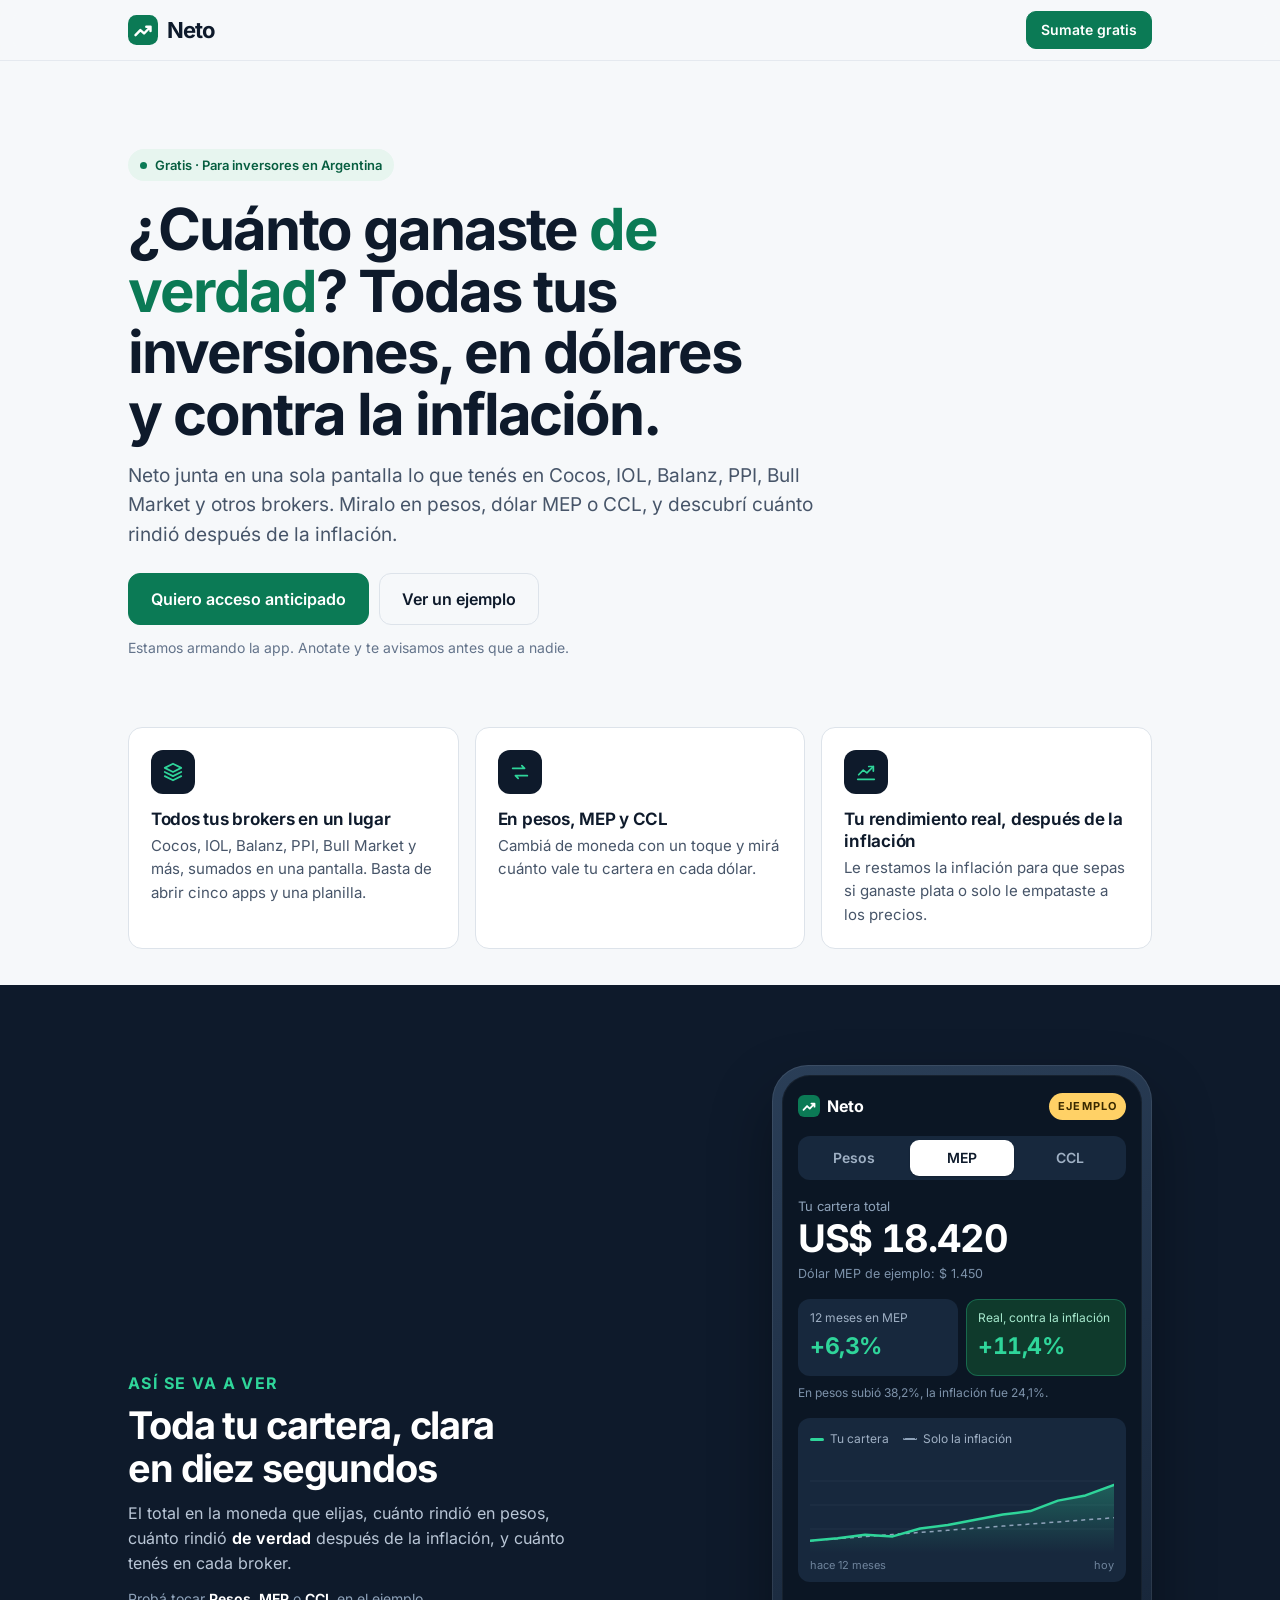
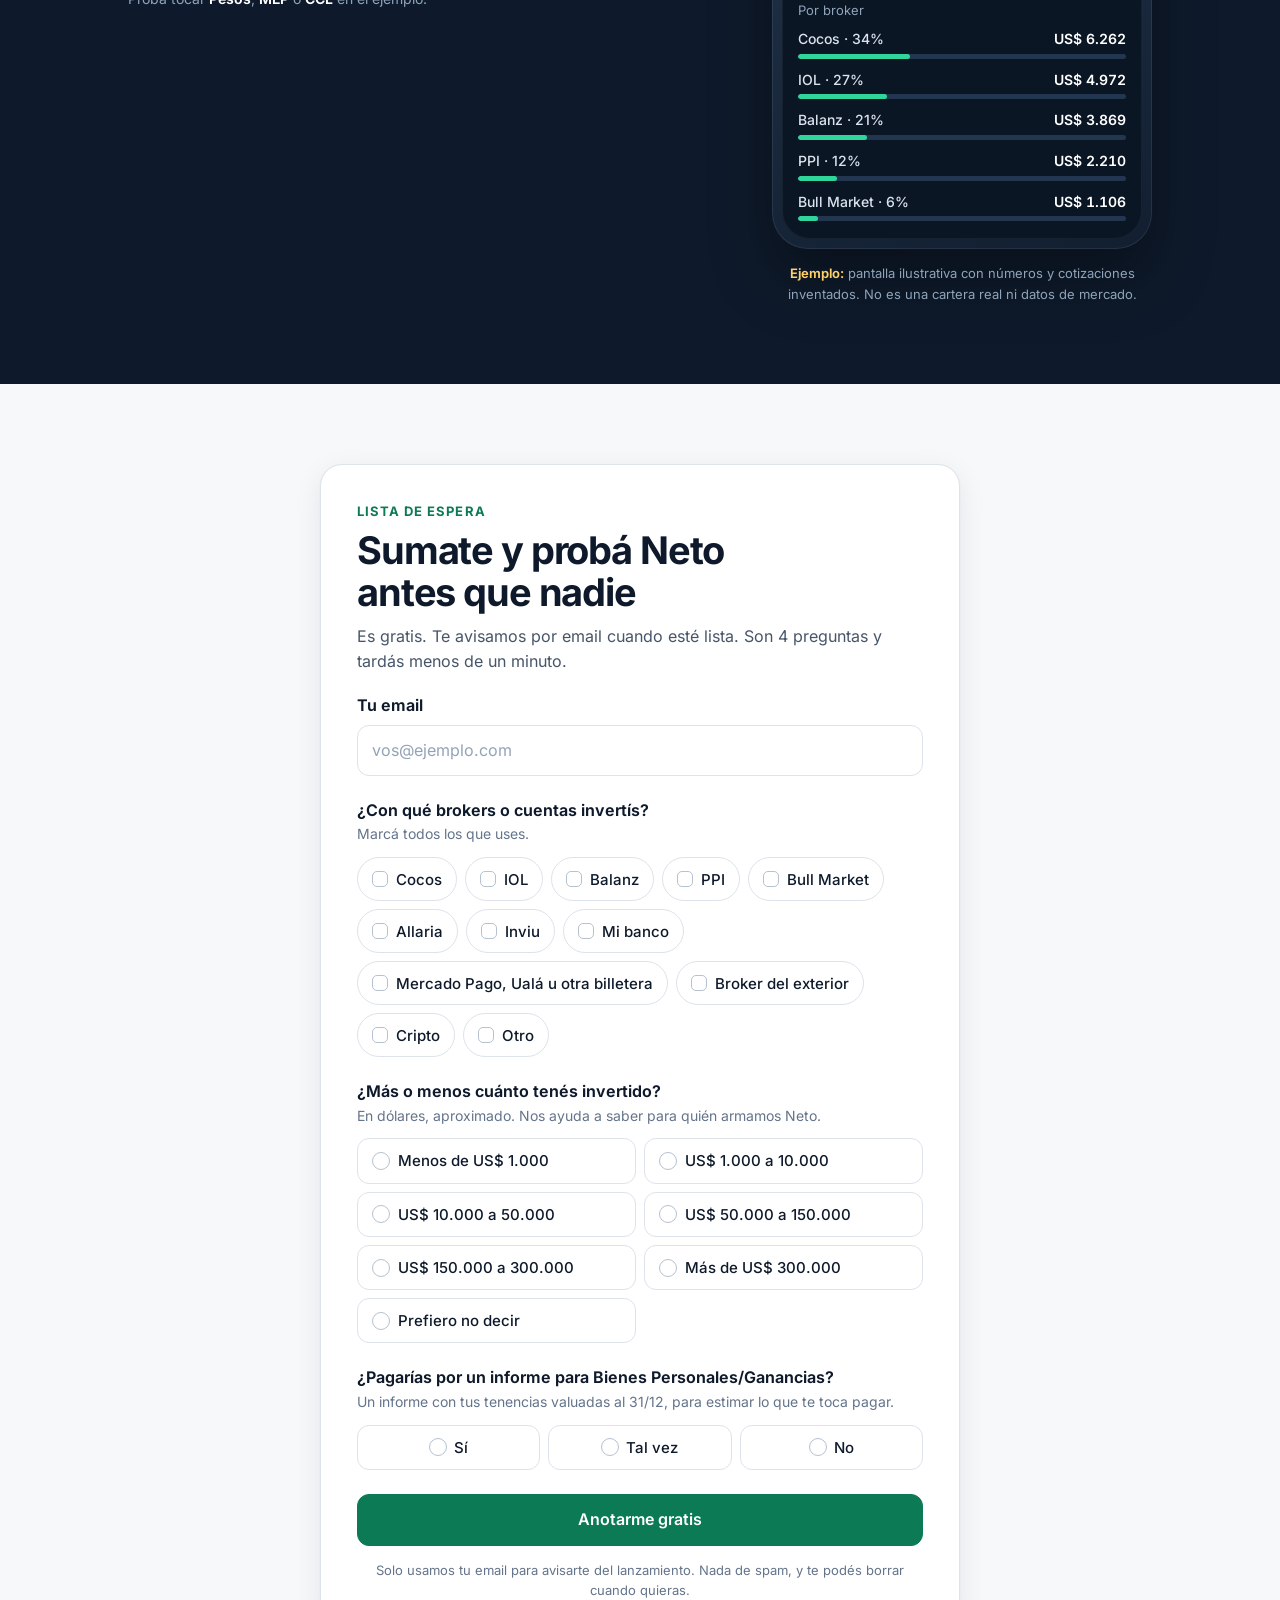
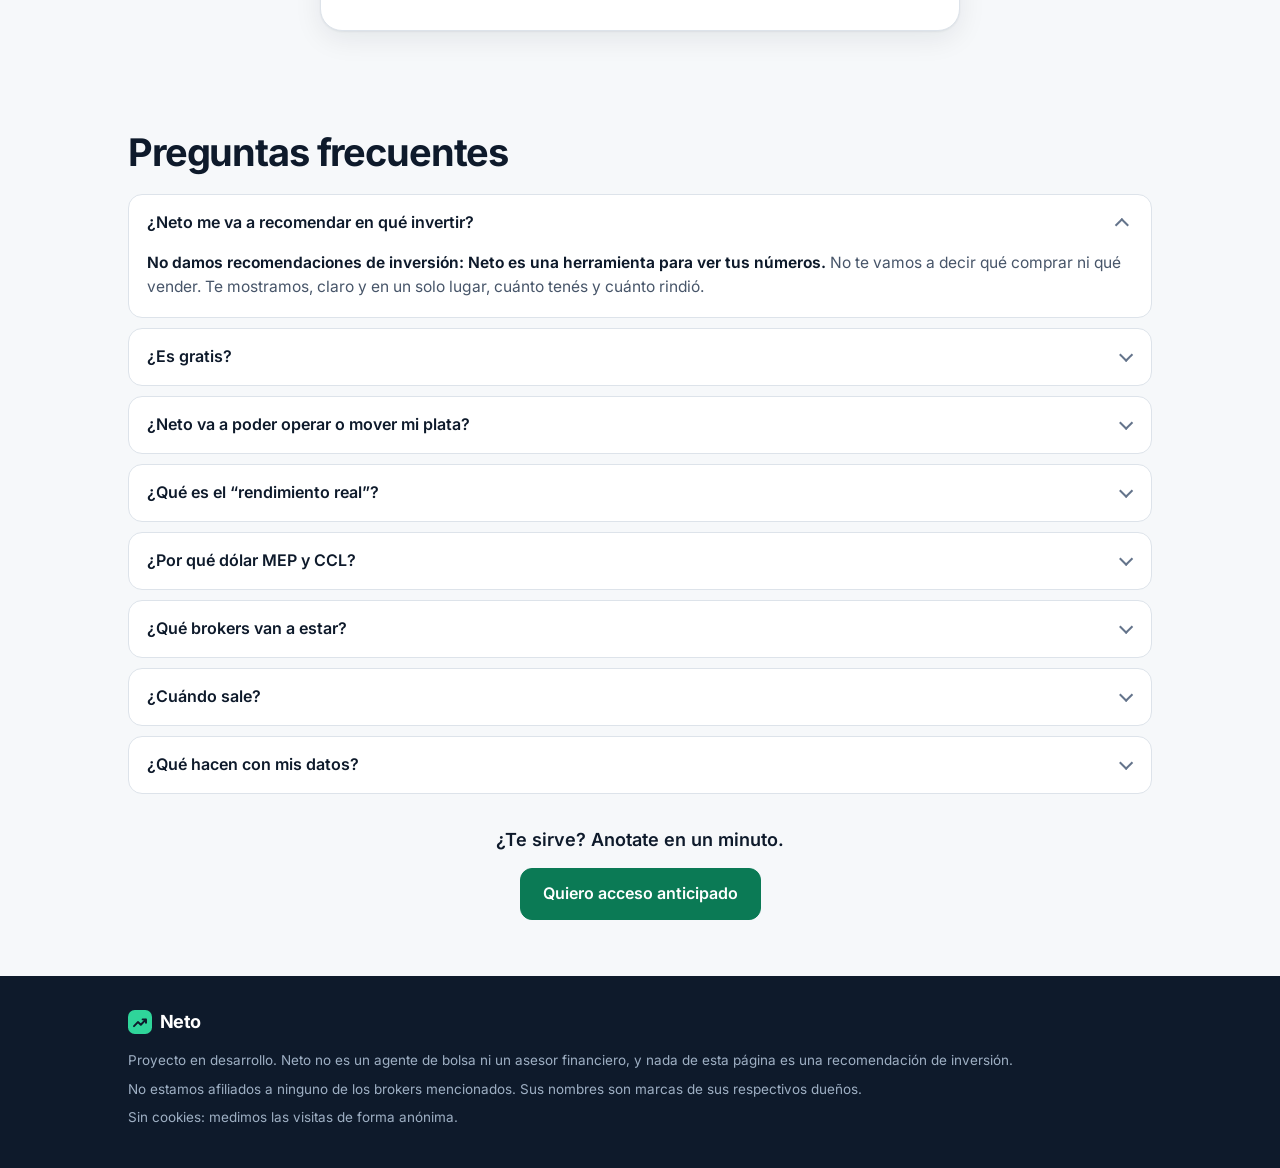
<file: neto/index.html>
<!DOCTYPE html>
<html lang="es-AR">
<head>
  <meta charset="utf-8">
  <meta name="viewport" content="width=device-width, initial-scale=1, viewport-fit=cover">
  <title>Neto · ¿Cuánto ganaste de verdad?</title>
  <meta name="description" content="Neto junta tus inversiones de Cocos, IOL, Balanz, PPI, Bull Market y otros brokers en un solo lugar. En pesos, dólar MEP y CCL, y con tu rendimiento real contra la inflación. Gratis.">
  <meta name="theme-color" content="#0e1a2b">
  <meta name="color-scheme" content="light">

  <meta property="og:type" content="website">
  <meta property="og:site_name" content="Neto">
  <meta property="og:title" content="Neto · ¿Cuánto ganaste de verdad?">
  <meta property="og:description" content="Todas tus inversiones, en dólares y contra la inflación. Gratis. Sumate a la lista de espera.">
  <meta property="og:image" content="og.png">
  <meta property="og:locale" content="es_AR">
  <meta name="twitter:card" content="summary_large_image">

  <link rel="icon" href="favicon.svg" type="image/svg+xml">
  <link rel="apple-touch-icon" href="apple-touch-icon.png">
  <link rel="preload" href="fonts/inter-latin.woff2" as="font" type="font/woff2" crossorigin>
  <link rel="stylesheet" href="styles.css">
</head>
<body>

<a class="skip" href="#lista">Ir al formulario</a>

<header class="top">
  <div class="wrap top-in">
    <a class="brand" href="#" aria-label="Neto, inicio">
      <svg class="brand-mark" viewBox="0 0 32 32" aria-hidden="true"><rect width="32" height="32" rx="9" fill="currentColor"/><path d="M8 21.5l5.2-5.4 3.9 3.6L24 12.5M19.5 12.5H24v4.5" fill="none" stroke="#fff" stroke-width="2.6" stroke-linecap="round" stroke-linejoin="round"/></svg>
      <span>Neto</span>
    </a>
    <a class="btn btn-sm" href="#lista" data-umami-event="cta-header">Sumate gratis</a>
  </div>
</header>

<main>

  <!-- 1. Título -->
  <section class="hero">
    <div class="wrap">
      <p class="eyebrow"><span class="dot" aria-hidden="true"></span> Gratis · Para inversores en Argentina</p>
      <h1>¿Cuánto ganaste <em>de verdad</em>? Todas tus inversiones, en dólares y contra la inflación.</h1>
      <p class="lead">Neto junta en una sola pantalla lo que tenés en Cocos, IOL, Balanz, PPI, Bull Market y otros brokers. Miralo en pesos, dólar MEP o CCL, y descubrí cuánto rindió después de la inflación.</p>
      <div class="hero-cta">
        <a class="btn btn-lg" href="#lista" data-umami-event="cta-hero">Quiero acceso anticipado</a>
        <a class="btn btn-ghost btn-lg" href="#ejemplo" data-umami-event="cta-ver-ejemplo">Ver un ejemplo</a>
      </div>
      <p class="hero-note">Estamos armando la app. Anotate y te avisamos antes que a nadie.</p>
    </div>
  </section>

  <!-- 2. Beneficios -->
  <section class="benefits" aria-labelledby="beneficios-titulo">
    <div class="wrap">
      <h2 id="beneficios-titulo" class="visually-hidden">Qué vas a poder hacer con Neto</h2>
      <ul class="benefit-list">
        <li class="benefit">
          <span class="icon" aria-hidden="true">
            <svg viewBox="0 0 24 24"><path d="M12 3 3 7.5l9 4.5 9-4.5L12 3Z"/><path d="m3 12 9 4.5 9-4.5"/><path d="m3 16.5 9 4.5 9-4.5"/></svg>
          </span>
          <div>
            <h3>Todos tus brokers en un lugar</h3>
            <p>Cocos, IOL, Balanz, PPI, Bull Market y más, sumados en una pantalla. Basta de abrir cinco apps y una planilla.</p>
          </div>
        </li>
        <li class="benefit">
          <span class="icon" aria-hidden="true">
            <svg viewBox="0 0 24 24"><path d="M4 8h13l-3-3"/><path d="M20 16H7l3 3"/></svg>
          </span>
          <div>
            <h3>En pesos, MEP y CCL</h3>
            <p>Cambiá de moneda con un toque y mirá cuánto vale tu cartera en cada dólar.</p>
          </div>
        </li>
        <li class="benefit">
          <span class="icon" aria-hidden="true">
            <svg viewBox="0 0 24 24"><path d="M3 20h18"/><path d="m4 15 5-5 4 3 7-7"/><path d="M15 6h5v5"/></svg>
          </span>
          <div>
            <h3>Tu rendimiento real, después de la inflación</h3>
            <p>Le restamos la inflación para que sepas si ganaste plata o solo le empataste a los precios.</p>
          </div>
        </li>
      </ul>
    </div>
  </section>

  <!-- 3. Ejemplo del dashboard -->
  <section class="demo" id="ejemplo" aria-labelledby="demo-titulo">
    <div class="wrap demo-in">
      <div class="demo-copy">
        <p class="kicker">Así se va a ver</p>
        <h2 id="demo-titulo">Toda tu cartera, clara en diez segundos</h2>
        <p>El total en la moneda que elijas, cuánto rindió en pesos, cuánto rindió <strong>de verdad</strong> después de la inflación, y cuánto tenés en cada broker.</p>
        <p class="demo-hint">Probá tocar <strong>Pesos</strong>, <strong>MEP</strong> o <strong>CCL</strong> en el ejemplo.</p>
      </div>

      <figure class="mock">
        <div class="phone">
          <div class="app">
            <div class="app-bar">
              <span class="app-brand">
                <svg viewBox="0 0 32 32" aria-hidden="true"><rect width="32" height="32" rx="9" fill="#0b7a55"/><path d="M8 21.5l5.2-5.4 3.9 3.6L24 12.5M19.5 12.5H24v4.5" fill="none" stroke="#fff" stroke-width="2.6" stroke-linecap="round" stroke-linejoin="round"/></svg>
                Neto
              </span>
              <span class="badge">EJEMPLO</span>
            </div>

            <div class="seg" role="group" aria-label="Moneda del ejemplo">
              <button type="button" data-cur="ARS" aria-pressed="false">Pesos</button>
              <button type="button" data-cur="MEP" aria-pressed="true">MEP</button>
              <button type="button" data-cur="CCL" aria-pressed="false">CCL</button>
            </div>

            <p class="app-label">Tu cartera total</p>
            <p class="app-total" id="mock-total" aria-live="polite">US$ 18.420</p>
            <p class="app-sub" id="mock-sub">Dólar MEP de ejemplo: $ 1.450</p>

            <div class="tiles">
              <div class="tile">
                <p class="tile-label">12 meses <span id="mock-nom-cur">en MEP</span></p>
                <p class="tile-val" id="mock-nom">+6,3%</p>
              </div>
              <div class="tile tile-real">
                <p class="tile-label">Real, contra la inflación</p>
                <p class="tile-val">+11,4%</p>
              </div>
            </div>
            <p class="tile-foot">En pesos subió 38,2%, la inflación fue 24,1%.</p>

            <div class="chart">
              <div class="chart-legend">
                <span><i class="sw sw-a"></i>Tu cartera</span>
                <span><i class="sw sw-b"></i>Solo la inflación</span>
              </div>
              <svg viewBox="0 0 320 110" preserveAspectRatio="none" role="img" aria-label="Gráfico de ejemplo: la cartera crece más que la inflación">
                <defs>
                  <linearGradient id="g-area" x1="0" x2="0" y1="0" y2="1">
                    <stop offset="0" stop-color="#2fd59a" stop-opacity=".32"/>
                    <stop offset="1" stop-color="#2fd59a" stop-opacity="0"/>
                  </linearGradient>
                </defs>
                <path class="grid" d="M0 27.5H320M0 55H320M0 82.5H320"/>
                <path class="area" d="M0 96 L29 93 L58 89 L87 91 L116 82 L145 78 L174 72 L203 66 L232 62 L261 50 L290 44 L320 32 L320 110 L0 110 Z"/>
                <path class="line-b" d="M0 96 L29 93.6 L58 91.2 L87 88.8 L116 86.4 L145 84 L174 81.6 L203 79.2 L232 76.8 L261 74.4 L290 72 L320 69.6"/>
                <path class="line-a" d="M0 96 L29 93 L58 89 L87 91 L116 82 L145 78 L174 72 L203 66 L232 62 L261 50 L290 44 L320 32"/>
              </svg>
              <div class="chart-axis"><span>hace 12 meses</span><span>hoy</span></div>
            </div>

            <p class="app-label app-label-sp">Por broker</p>
            <ul class="by-broker" id="mock-brokers"></ul>
          </div>
        </div>
        <figcaption><strong>Ejemplo:</strong> pantalla ilustrativa con números y cotizaciones inventados. No es una cartera real ni datos de mercado.</figcaption>
      </figure>
    </div>
  </section>

  <!-- 4. Lista de espera (Netlify Forms) -->
  <section class="signup" id="lista" aria-labelledby="lista-titulo">
    <div class="wrap">
      <div class="card">
        <div id="form-view">
          <p class="kicker">Lista de espera</p>
          <h2 id="lista-titulo">Sumate y probá Neto antes que nadie</h2>
          <p class="card-lead">Es gratis. Te avisamos por email cuando esté lista. Son 4 preguntas y tardás menos de un minuto.</p>

          <form id="waitlist" name="lista-de-espera" method="POST" action="/gracias.html" data-netlify="true" netlify-honeypot="bot-field" novalidate>
            <input type="hidden" name="form-name" value="lista-de-espera">
            <input type="hidden" name="utm_source">
            <input type="hidden" name="utm_medium">
            <input type="hidden" name="utm_campaign">
            <input type="hidden" name="referrer">

            <div class="field">
              <label for="email" class="q">Tu email</label>
              <input id="email" name="email" type="email" inputmode="email" autocomplete="email" placeholder="vos@ejemplo.com" required maxlength="254">
              <p class="err" id="err-email" hidden>Revisá el email: parece que le falta algo.</p>
            </div>

            <fieldset class="field" aria-describedby="help-brokers">
              <legend class="q">¿Con qué brokers o cuentas invertís?</legend>
              <p class="help" id="help-brokers">Marcá todos los que uses.</p>
              <div class="chips">
                <label class="chip"><input type="checkbox" name="brokers" value="Cocos"><span>Cocos</span></label>
                <label class="chip"><input type="checkbox" name="brokers" value="IOL"><span>IOL</span></label>
                <label class="chip"><input type="checkbox" name="brokers" value="Balanz"><span>Balanz</span></label>
                <label class="chip"><input type="checkbox" name="brokers" value="PPI"><span>PPI</span></label>
                <label class="chip"><input type="checkbox" name="brokers" value="Bull Market"><span>Bull Market</span></label>
                <label class="chip"><input type="checkbox" name="brokers" value="Allaria"><span>Allaria</span></label>
                <label class="chip"><input type="checkbox" name="brokers" value="Inviu"><span>Inviu</span></label>
                <label class="chip"><input type="checkbox" name="brokers" value="Banco"><span>Mi banco</span></label>
                <label class="chip"><input type="checkbox" name="brokers" value="Billetera virtual"><span>Mercado Pago, Ualá u otra billetera</span></label>
                <label class="chip"><input type="checkbox" name="brokers" value="Broker del exterior"><span>Broker del exterior</span></label>
                <label class="chip"><input type="checkbox" name="brokers" value="Cripto"><span>Cripto</span></label>
                <label class="chip"><input type="checkbox" name="brokers" value="Otro" id="broker-otro"><span>Otro</span></label>
              </div>
              <div class="otro" id="otro-wrap" hidden>
                <label for="broker_otro" class="visually-hidden">¿Qué otro broker?</label>
                <input id="broker_otro" name="broker_otro" type="text" placeholder="¿Cuál? (opcional)" maxlength="120" autocomplete="off">
              </div>
              <p class="err" id="err-brokers" hidden>Marcá al menos uno.</p>
            </fieldset>

            <fieldset class="field" aria-describedby="help-cartera">
              <legend class="q">¿Más o menos cuánto tenés invertido?</legend>
              <p class="help" id="help-cartera">En dólares, aproximado. Nos ayuda a saber para quién armamos Neto.</p>
              <div class="options">
                <label class="opt"><input type="radio" name="cartera" value="Menos de US$ 1.000" required><span>Menos de US$ 1.000</span></label>
                <label class="opt"><input type="radio" name="cartera" value="US$ 1.000 a 10.000"><span>US$ 1.000 a 10.000</span></label>
                <label class="opt"><input type="radio" name="cartera" value="US$ 10.000 a 50.000"><span>US$ 10.000 a 50.000</span></label>
                <label class="opt"><input type="radio" name="cartera" value="US$ 50.000 a 150.000"><span>US$ 50.000 a 150.000</span></label>
                <label class="opt"><input type="radio" name="cartera" value="US$ 150.000 a 300.000"><span>US$ 150.000 a 300.000</span></label>
                <label class="opt"><input type="radio" name="cartera" value="Más de US$ 300.000"><span>Más de US$ 300.000</span></label>
                <label class="opt"><input type="radio" name="cartera" value="Prefiero no decir"><span>Prefiero no decir</span></label>
              </div>
              <p class="err" id="err-cartera" hidden>Elegí una opción (vale “Prefiero no decir”).</p>
            </fieldset>

            <fieldset class="field" aria-describedby="help-pagaria">
              <legend class="q">¿Pagarías por un informe para Bienes Personales/Ganancias?</legend>
              <p class="help" id="help-pagaria">Un informe con tus tenencias valuadas al 31/12, para estimar lo que te toca pagar.</p>
              <div class="trio">
                <label class="opt"><input type="radio" name="pagaria_informe" value="Sí" required><span>Sí</span></label>
                <label class="opt"><input type="radio" name="pagaria_informe" value="Tal vez"><span>Tal vez</span></label>
                <label class="opt"><input type="radio" name="pagaria_informe" value="No"><span>No</span></label>
              </div>
              <p class="err" id="err-pagaria" hidden>Elegí una opción.</p>
            </fieldset>

            <p class="hp" aria-hidden="true">
              <label>No completes esto si sos una persona: <input name="bot-field" tabindex="-1" autocomplete="off"></label>
            </p>

            <button class="btn btn-lg btn-block" type="submit" id="submit">Anotarme gratis</button>
            <p class="form-status" id="form-status" role="alert" hidden></p>
            <p class="fineprint">Solo usamos tu email para avisarte del lanzamiento. Nada de spam, y te podés borrar cuando quieras.</p>
          </form>
        </div>

        <div class="done" id="done" hidden tabindex="-1">
          <div class="done-icon" aria-hidden="true"><svg viewBox="0 0 24 24"><path d="m5 12.5 4.5 4.5L19 7.5"/></svg></div>
          <h2>¡Listo, ya estás en la lista!</h2>
          <p>Te vamos a escribir cuando Neto esté lista para probar. ¿Conocés a alguien que también tenga la plata repartida en varios brokers? Pasale el link.</p>
          <div class="share">
            <a class="btn btn-lg btn-whatsapp" id="share-wa" href="https://wa.me/" target="_blank" rel="noopener" data-umami-event="share-whatsapp">Compartir por WhatsApp</a>
            <button class="btn btn-ghost btn-lg" type="button" id="share-copy" data-umami-event="share-copiar">Copiar link</button>
          </div>
        </div>
      </div>
    </div>
  </section>

  <!-- 5. Preguntas frecuentes -->
  <section class="faq" aria-labelledby="faq-titulo">
    <div class="wrap">
      <h2 id="faq-titulo">Preguntas frecuentes</h2>
      <div class="faq-list">
        <details open>
          <summary>¿Neto me va a recomendar en qué invertir?</summary>
          <p><strong>No damos recomendaciones de inversión: Neto es una herramienta para ver tus números.</strong> No te vamos a decir qué comprar ni qué vender. Te mostramos, claro y en un solo lugar, cuánto tenés y cuánto rindió.</p>
        </details>
        <details>
          <summary>¿Es gratis?</summary>
          <p>Sí. Ver todas tus inversiones en pesos y en dólares, con el rendimiento real, va a ser gratis. Más adelante vamos a sumar un informe pago y opcional para estimar Bienes Personales y Ganancias.</p>
        </details>
        <details>
          <summary>¿Neto va a poder operar o mover mi plata?</summary>
          <p>No. La idea es que sea siempre de solo lectura: ver tus tenencias y movimientos, nunca comprar, vender ni transferir. Antes de lanzar vamos a contar en detalle cómo se conecta cada broker.</p>
        </details>
        <details>
          <summary>¿Qué es el “rendimiento real”?</summary>
          <p>Es lo que ganaste después de descontar la inflación. Si tu cartera subió 40% en pesos y la inflación fue 30%, no ganaste 40%: ganaste alrededor de 7,7%, porque 1,40 ÷ 1,30 = 1,077. Usamos el IPC que publica el INDEC.</p>
        </details>
        <details>
          <summary>¿Por qué dólar MEP y CCL?</summary>
          <p>Porque tu cartera vale distinto según con qué dólar la midas. El MEP es el que conseguís comprando y vendiendo bonos acá; el CCL es el que usás para pasar dólares a una cuenta del exterior. Te mostramos los dos para que compares con el que te importa.</p>
        </details>
        <details>
          <summary>¿Qué brokers van a estar?</summary>
          <p>Queremos arrancar con Cocos, IOL, Balanz, PPI y Bull Market, y sumar más. Lo que marques en el formulario nos ayuda a decidir el orden.</p>
        </details>
        <details>
          <summary>¿Cuándo sale?</summary>
          <p>Todavía la estamos armando. Si se anota suficiente gente, la lanzamos y te avisamos por email antes que a nadie.</p>
        </details>
        <details>
          <summary>¿Qué hacen con mis datos?</summary>
          <p>Solo guardamos lo que pusiste en el formulario, para avisarte del lanzamiento y entender qué necesitás. No lo vendemos ni lo compartimos. Si querés que lo borremos, respondé cualquier email que te mandemos. Esta página no usa cookies: medimos las visitas de forma anónima.</p>
        </details>
      </div>

      <div class="final-cta">
        <p>¿Te sirve? Anotate en un minuto.</p>
        <a class="btn btn-lg" href="#lista" data-umami-event="cta-faq">Quiero acceso anticipado</a>
      </div>
    </div>
  </section>

</main>

<footer class="foot">
  <div class="wrap">
    <p class="foot-brand">
      <svg class="brand-mark" viewBox="0 0 32 32" aria-hidden="true"><rect width="32" height="32" rx="9" fill="currentColor"/><path d="M8 21.5l5.2-5.4 3.9 3.6L24 12.5M19.5 12.5H24v4.5" fill="none" stroke="#0e1a2b" stroke-width="2.6" stroke-linecap="round" stroke-linejoin="round"/></svg>
      Neto
    </p>
    <p>Proyecto en desarrollo. Neto no es un agente de bolsa ni un asesor financiero, y nada de esta página es una recomendación de inversión.</p>
    <p>No estamos afiliados a ninguno de los brokers mencionados. Sus nombres son marcas de sus respectivos dueños.</p>
    <p>Sin cookies: medimos las visitas de forma anónima.</p>
  </div>
</footer>

<script src="config.js"></script>
<script src="app.js"></script>
</body>
</html>
</file>
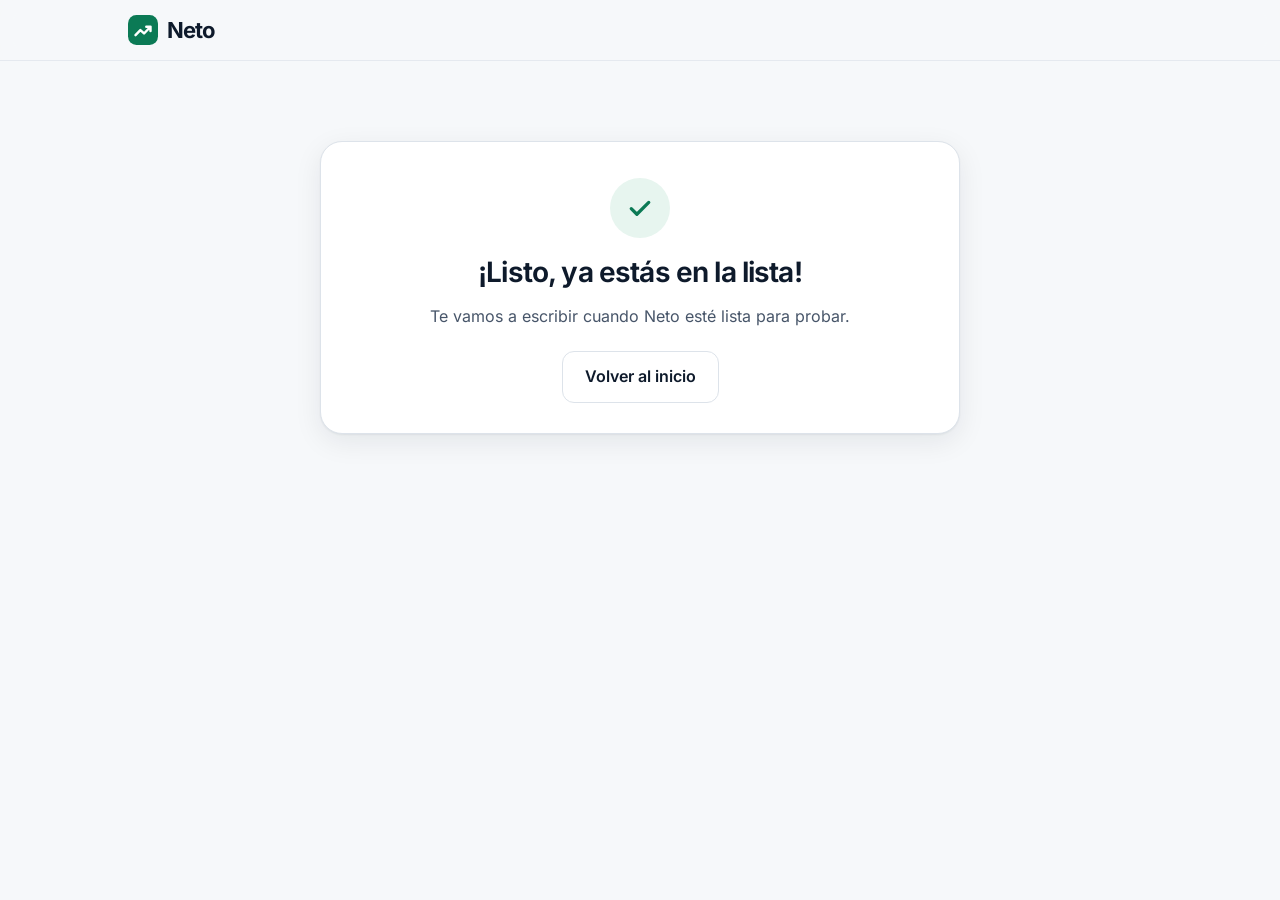
<file: neto/gracias.html>
<!DOCTYPE html>
<html lang="es-AR">
<head>
  <meta charset="utf-8">
  <meta name="viewport" content="width=device-width, initial-scale=1">
  <title>Neto · ¡Ya estás en la lista!</title>
  <meta name="robots" content="noindex">
  <meta name="theme-color" content="#0e1a2b">
  <link rel="icon" href="favicon.svg" type="image/svg+xml">
  <link rel="stylesheet" href="styles.css">
</head>
<body>
<header class="top">
  <div class="wrap top-in">
    <a class="brand" href="./" aria-label="Neto, inicio">
      <svg class="brand-mark" viewBox="0 0 32 32" aria-hidden="true"><rect width="32" height="32" rx="9" fill="currentColor"/><path d="M8 21.5l5.2-5.4 3.9 3.6L24 12.5M19.5 12.5H24v4.5" fill="none" stroke="#fff" stroke-width="2.6" stroke-linecap="round" stroke-linejoin="round"/></svg>
      <span>Neto</span>
    </a>
  </div>
</header>
<main class="signup">
  <div class="wrap">
    <div class="card done">
      <div class="done-icon" aria-hidden="true"><svg viewBox="0 0 24 24"><path d="m5 12.5 4.5 4.5L19 7.5"/></svg></div>
      <h1 class="q" style="font-size:28px;letter-spacing:-.03em">¡Listo, ya estás en la lista!</h1>
      <p>Te vamos a escribir cuando Neto esté lista para probar.</p>
      <p style="margin-top:22px"><a class="btn btn-ghost btn-lg" href="./">Volver al inicio</a></p>
    </div>
  </div>
</main>
</body>
</html>
</file>
<file: neto/styles.css>
/* Neto · landing de lista de espera */

/* Inter, self-hosted (SIL Open Font License 1.1, see fonts/LICENSE.txt) */
@font-face {
  font-family: "Inter";
  font-style: normal;
  font-weight: 400 700;
  font-display: swap;
  src: url("fonts/inter-latin.woff2") format("woff2");
}

:root {
  --ink: #0e1a2b;
  --ink-2: #17283d;
  --ink-3: #22364f;
  --green: #0b7a55;
  --green-dark: #08643f;
  --mint: #2fd59a;
  --gold: #ffd166;
  --bg: #f6f8fa;
  --surface: #ffffff;
  --line: #dde3ea;
  --text: #0e1a2b;
  --muted: #475569;
  --muted-2: #64748b;
  --danger: #b42318;
  --radius: 14px;
  --shadow: 0 1px 2px rgba(14, 26, 43, .06), 0 8px 28px rgba(14, 26, 43, .08);
  --font: "Inter", system-ui, -apple-system, "Segoe UI", Roboto, sans-serif;
}

*, *::before, *::after { box-sizing: border-box; }
html { -webkit-text-size-adjust: 100%; scroll-behavior: smooth; scroll-padding-top: 72px; }
@media (prefers-reduced-motion: reduce) { html { scroll-behavior: auto; } }
body {
  margin: 0;
  background: var(--bg);
  color: var(--text);
  font-family: var(--font);
  font-size: 16px;
  line-height: 1.55;
  -webkit-font-smoothing: antialiased;
  font-feature-settings: "cv11", "ss01";
}
h1, h2, h3, p, ul, figure { margin: 0; }
ul { padding: 0; list-style: none; }
img, svg { display: block; }
a { color: var(--green); }
strong { font-weight: 650; }
:focus-visible { outline: 3px solid var(--mint); outline-offset: 2px; border-radius: 6px; }

.wrap { width: 100%; max-width: 1080px; margin: 0 auto; padding: 0 20px; }
.visually-hidden { position: absolute !important; width: 1px; height: 1px; overflow: hidden; clip: rect(0 0 0 0); white-space: nowrap; }
.skip { position: absolute; left: 12px; top: -48px; background: var(--ink); color: #fff; padding: 10px 14px; border-radius: 10px; z-index: 50; }
.skip:focus { top: 12px; }

/* Buttons */
.btn {
  display: inline-flex; align-items: center; justify-content: center; gap: 8px;
  min-height: 44px; padding: 10px 18px;
  border: 1.5px solid var(--green); border-radius: 12px;
  background: var(--green); color: #fff;
  font: inherit; font-weight: 600; font-size: 15px; line-height: 1.2;
  text-decoration: none; cursor: pointer;
  transition: background .15s, border-color .15s, transform .1s;
}
.btn:hover { background: var(--green-dark); border-color: var(--green-dark); }
.btn:active { transform: translateY(1px); }
.btn-sm { min-height: 38px; padding: 8px 14px; font-size: 14px; border-radius: 10px; }
.btn-lg { min-height: 52px; padding: 14px 22px; font-size: 16px; }
.btn-block { width: 100%; }
.btn-ghost { background: transparent; color: var(--ink); border-color: var(--line); }
.btn-ghost:hover { background: #fff; border-color: #c8d1dc; }
.btn-whatsapp { background: #128c4a; border-color: #128c4a; }
.btn-whatsapp:hover { background: #0e743d; border-color: #0e743d; }
.btn[disabled] { opacity: .7; cursor: progress; }

/* Header */
.top {
  position: sticky; top: 0; z-index: 20;
  background: rgba(246, 248, 250, .86);
  backdrop-filter: saturate(160%) blur(10px);
  -webkit-backdrop-filter: saturate(160%) blur(10px);
  border-bottom: 1px solid rgba(221, 227, 234, .7);
}
.top-in { display: flex; align-items: center; justify-content: space-between; height: 60px; }
.brand { display: inline-flex; align-items: center; gap: 9px; color: var(--ink); text-decoration: none; font-weight: 700; font-size: 22px; letter-spacing: -.04em; }
.brand-mark { width: 30px; height: 30px; color: var(--green); flex: none; }

/* Hero */
.hero { padding: 36px 0 28px; }
.eyebrow {
  display: inline-flex; align-items: center; gap: 8px;
  padding: 6px 12px; border-radius: 99px;
  background: #e7f5ef; color: #075e40;
  font-size: 13px; font-weight: 600;
}
.dot { width: 7px; height: 7px; border-radius: 50%; background: var(--green); }
.hero h1 {
  margin-top: 18px;
  font-size: clamp(31px, 8.4vw, 58px);
  line-height: 1.06; letter-spacing: -.035em; font-weight: 700;
  max-width: 17ch;
  text-wrap: balance;
}
.hero h1 em { font-style: normal; color: var(--green); }
.lead { margin-top: 16px; font-size: 17px; color: var(--muted); max-width: 58ch; }
.hero-cta { display: flex; flex-direction: column; gap: 10px; margin-top: 24px; }
.hero-note { margin-top: 12px; font-size: 14px; color: var(--muted-2); }

/* Benefits */
.benefits { padding: 12px 0 36px; }
.benefit-list { display: grid; gap: 12px; }
.benefit {
  display: flex; gap: 14px; align-items: flex-start;
  background: var(--surface); border: 1px solid var(--line); border-radius: var(--radius);
  padding: 18px;
}
.icon {
  flex: none; width: 44px; height: 44px; border-radius: 12px;
  display: grid; place-items: center;
  background: var(--ink); color: var(--mint);
}
.icon svg { width: 22px; height: 22px; fill: none; stroke: currentColor; stroke-width: 1.9; stroke-linecap: round; stroke-linejoin: round; }
.benefit h3 { font-size: 17px; line-height: 1.3; letter-spacing: -.015em; font-weight: 650; }
.benefit p { margin-top: 4px; font-size: 15px; color: var(--muted); }

/* Demo / mock */
.demo { background: var(--ink); color: #e6edf5; padding: 48px 0 52px; }
.demo-in { display: grid; gap: 28px; }
.kicker { font-size: 13px; font-weight: 700; letter-spacing: .08em; text-transform: uppercase; color: var(--green); }
.demo .kicker { color: var(--mint); }
.demo h2, .signup h2, .faq h2 { font-size: clamp(26px, 6.2vw, 38px); line-height: 1.12; letter-spacing: -.03em; font-weight: 700; margin-top: 8px; text-wrap: balance; }
.demo h2 { color: #fff; }
.demo-copy p { margin-top: 12px; color: #b9c6d6; font-size: 16px; max-width: 46ch; }
.demo-copy strong { color: #fff; }
.demo-hint { font-size: 14px !important; color: #8fa3ba !important; }

.mock { display: grid; justify-items: center; gap: 14px; }
.phone {
  width: 100%; max-width: 380px;
  padding: 10px; border-radius: 36px;
  background: linear-gradient(160deg, #2a3e57, #121f31);
  box-shadow: 0 30px 60px rgba(0, 0, 0, .35), inset 0 0 0 1px rgba(255, 255, 255, .08);
}
.app {
  border-radius: 28px; padding: 18px 16px 18px;
  background: #0b1624; color: #e6edf5;
  box-shadow: inset 0 0 0 1px rgba(255, 255, 255, .05);
}
.app-bar { display: flex; align-items: center; justify-content: space-between; margin-bottom: 16px; }
.app-brand { display: inline-flex; align-items: center; gap: 7px; font-weight: 700; font-size: 16px; letter-spacing: -.03em; color: #fff; }
.app-brand svg { width: 22px; height: 22px; }
.badge {
  font-size: 11px; font-weight: 800; letter-spacing: .1em;
  padding: 5px 9px; border-radius: 99px;
  background: var(--gold); color: #3a2a00;
}
.seg { display: grid; grid-template-columns: repeat(3, 1fr); gap: 4px; padding: 4px; border-radius: 12px; background: var(--ink-2); margin-bottom: 16px; }
.seg button {
  min-height: 36px; border: 0; border-radius: 9px; background: transparent;
  color: #9fb0c4; font: inherit; font-size: 14px; font-weight: 600; cursor: pointer;
}
.seg button[aria-pressed="true"] { background: #fff; color: var(--ink); box-shadow: 0 1px 2px rgba(0, 0, 0, .2); }
.app-label { font-size: 13px; color: #8fa3ba; }
.app-label-sp { margin-top: 18px; margin-bottom: 8px; }
.app-total { font-size: 38px; font-weight: 700; letter-spacing: -.035em; line-height: 1.1; color: #fff; font-variant-numeric: tabular-nums; margin-top: 2px; }
.app-sub { font-size: 12.5px; color: #7d92aa; margin-top: 4px; }
.tiles { display: grid; grid-template-columns: 1fr 1fr; gap: 8px; margin-top: 16px; }
.tile { background: var(--ink-2); border-radius: 12px; padding: 11px 12px; }
.tile-real { background: #0f3a2c; box-shadow: inset 0 0 0 1px rgba(47, 213, 154, .3); }
.tile-label { font-size: 12px; color: #9fb0c4; line-height: 1.3; }
.tile-real .tile-label { color: #a6e8cd; }
.tile-val { font-size: 23px; font-weight: 700; color: var(--mint); letter-spacing: -.02em; margin-top: 3px; font-variant-numeric: tabular-nums; }
.tile-foot { font-size: 12px; color: #7d92aa; margin-top: 8px; }

.chart { margin-top: 16px; background: var(--ink-2); border-radius: 12px; padding: 12px 12px 8px; }
.chart svg { width: 100%; height: 96px; }
.chart-legend { display: flex; gap: 14px; flex-wrap: wrap; font-size: 12px; color: #9fb0c4; margin-bottom: 8px; }
.chart-legend span { display: inline-flex; align-items: center; gap: 6px; }
.sw { display: inline-block; width: 14px; height: 3px; border-radius: 2px; }
.sw-a { background: var(--mint); }
.sw-b { background: none; border-top: 2px dashed #8fa3ba; height: 0; }
.chart .grid { stroke: rgba(255, 255, 255, .06); stroke-width: 1; fill: none; }
.chart .area { fill: url(#g-area); }
.chart .line-a { fill: none; stroke: var(--mint); stroke-width: 2.5; stroke-linejoin: round; stroke-linecap: round; vector-effect: non-scaling-stroke; }
.chart .line-b { fill: none; stroke: #8fa3ba; stroke-width: 1.5; stroke-dasharray: 4 4; vector-effect: non-scaling-stroke; }
.chart-axis { display: flex; justify-content: space-between; font-size: 11px; color: #6f849c; margin-top: 4px; }

.by-broker { display: grid; gap: 10px; }
.by-broker li { display: grid; grid-template-columns: 1fr auto; gap: 4px 10px; align-items: baseline; font-size: 14px; }
.by-broker .bname { color: #dbe4ee; font-weight: 500; }
.by-broker .bval { color: #fff; font-weight: 600; font-variant-numeric: tabular-nums; }
.by-broker .bar { grid-column: 1 / -1; height: 5px; border-radius: 99px; background: var(--ink-3); overflow: hidden; }
.by-broker .bar i { display: block; height: 100%; border-radius: inherit; background: var(--mint); }
.mock figcaption { max-width: 380px; font-size: 13px; color: #8fa3ba; text-align: center; }
.mock figcaption strong { color: var(--gold); }

/* Signup */
.signup { padding: 48px 0; }
.card {
  max-width: 640px; margin: 0 auto;
  background: var(--surface); border: 1px solid var(--line); border-radius: 22px;
  box-shadow: var(--shadow);
  padding: 26px 18px 22px;
}
.card-lead { margin-top: 10px; color: var(--muted); }
form { margin-top: 22px; display: grid; gap: 24px; }
fieldset { border: 0; padding: 0; margin: 0; min-width: 0; }
.q { display: block; padding: 0; font-weight: 650; font-size: 16px; line-height: 1.35; color: var(--ink); }
.help { font-size: 14px; color: var(--muted-2); margin-top: 2px; }
.field input[type="email"], .field input[type="text"] {
  width: 100%; margin-top: 8px;
  min-height: 50px; padding: 12px 14px;
  border: 1.5px solid var(--line); border-radius: 12px; background: #fff;
  font: inherit; font-size: 16px; color: var(--ink);
  transition: border-color .15s, box-shadow .15s;
}
.field input::placeholder { color: #94a3b8; }
.field input:focus { outline: none; border-color: var(--green); box-shadow: 0 0 0 4px rgba(11, 122, 85, .14); }
.field.invalid input[type="email"] { border-color: var(--danger); }

.chips { display: flex; flex-wrap: wrap; gap: 8px; margin-top: 12px; }
.options { display: grid; gap: 8px; margin-top: 12px; }
.trio { display: grid; grid-template-columns: repeat(3, 1fr); gap: 8px; margin-top: 12px; }
.chip, .opt { position: relative; cursor: pointer; }
.chip input, .opt input { position: absolute; opacity: 0; width: 1px; height: 1px; }
.chip span, .opt span {
  display: flex; align-items: center; gap: 8px;
  min-height: 44px; padding: 10px 14px;
  border: 1.5px solid var(--line); border-radius: 12px; background: #fff;
  font-size: 15px; font-weight: 500; color: var(--ink);
  transition: border-color .12s, background .12s;
  -webkit-tap-highlight-color: transparent;
}
.chip span { border-radius: 99px; padding: 9px 14px; }
.chip span::before {
  content: ""; flex: none; width: 16px; height: 16px; border-radius: 5px;
  border: 1.5px solid #b6c2cf; background: #fff center / 12px no-repeat;
}
.opt span::before {
  content: ""; flex: none; width: 18px; height: 18px; border-radius: 50%;
  border: 1.5px solid #b6c2cf; background: #fff;
}
.trio .opt span { justify-content: center; padding: 10px 8px; gap: 7px; white-space: nowrap; }
.chip:hover span, .opt:hover span { border-color: #b6c2cf; }
.chip input:checked + span, .opt input:checked + span { border-color: var(--green); background: #eef8f3; }
.chip input:checked + span::before {
  border-color: var(--green);
  background-color: var(--green);
  background-image: url("data:image/svg+xml,%3Csvg xmlns='http://www.w3.org/2000/svg' viewBox='0 0 24 24' fill='none' stroke='%23fff' stroke-width='3.2' stroke-linecap='round' stroke-linejoin='round'%3E%3Cpath d='m5 12.5 4.5 4.5L19 7.5'/%3E%3C/svg%3E");
}
.opt input:checked + span::before { border-color: var(--green); box-shadow: inset 0 0 0 4px #fff; background: var(--green); }
.chip input:focus-visible + span, .opt input:focus-visible + span { outline: 3px solid var(--mint); outline-offset: 2px; }
.otro input { margin-top: 10px !important; }
.err { margin-top: 8px; font-size: 14px; font-weight: 500; color: var(--danger); }
.hp { position: absolute; left: -9999px; width: 1px; height: 1px; overflow: hidden; }
.form-status { padding: 12px 14px; border-radius: 12px; background: #fdecea; color: var(--danger); font-size: 14.5px; font-weight: 500; }
.fineprint { font-size: 13px; color: var(--muted-2); text-align: center; margin-top: -10px; }

.done { text-align: center; padding: 16px 4px 6px; outline: none; }
.done-icon { width: 60px; height: 60px; margin: 0 auto 16px; border-radius: 50%; display: grid; place-items: center; background: #e7f5ef; }
.done-icon svg { width: 30px; height: 30px; fill: none; stroke: var(--green); stroke-width: 2.6; stroke-linecap: round; stroke-linejoin: round; }
.done h2 { margin-top: 0; }
.done p { margin: 12px auto 0; color: var(--muted); max-width: 44ch; }
.share { display: grid; gap: 10px; margin-top: 22px; }

/* FAQ */
.faq { padding: 12px 0 56px; }
.faq-list { margin-top: 20px; display: grid; gap: 10px; }
details { background: var(--surface); border: 1px solid var(--line); border-radius: var(--radius); }
summary {
  list-style: none; cursor: pointer;
  display: flex; align-items: center; justify-content: space-between; gap: 14px;
  padding: 16px 18px; min-height: 56px;
  font-weight: 600; font-size: 16px; line-height: 1.35;
}
summary::-webkit-details-marker { display: none; }
summary::after {
  content: ""; flex: none; width: 10px; height: 10px; margin-right: 4px;
  border-right: 2px solid var(--muted-2); border-bottom: 2px solid var(--muted-2);
  transform: rotate(45deg) translateY(-3px); transition: transform .2s;
}
details[open] summary::after { transform: rotate(-135deg) translateY(-3px); }
details p { padding: 0 18px 18px; color: var(--muted); font-size: 15.5px; }
details p strong { color: var(--ink); }
.final-cta { margin-top: 32px; text-align: center; display: grid; gap: 14px; justify-items: center; }
.final-cta p { font-size: 18px; font-weight: 600; }

/* Footer */
.foot { background: var(--ink); color: #9fb0c4; padding: 32px 0 40px; font-size: 13.5px; }
.foot p + p { margin-top: 8px; }
.foot-brand { display: flex; align-items: center; gap: 8px; color: #fff; font-weight: 700; font-size: 18px; letter-spacing: -.03em; margin-bottom: 14px; }
.foot-brand .brand-mark { width: 24px; height: 24px; color: var(--mint); }

/* ≥ 640px */
@media (min-width: 640px) {
  .wrap { padding: 0 28px; }
  .hero { padding: 64px 0 40px; }
  .hero-cta { flex-direction: row; }
  .benefit-list { grid-template-columns: repeat(3, 1fr); gap: 16px; }
  .benefit { flex-direction: column; padding: 22px; }
  .card { padding: 36px 36px 30px; }
  .share { grid-template-columns: 1fr 1fr; }
  .options { grid-template-columns: 1fr 1fr; }
}

/* ≥ 960px */
@media (min-width: 960px) {
  .hero { padding: 88px 0 56px; }
  .lead { font-size: 19px; }
  .demo { padding: 80px 0; }
  .demo-in { grid-template-columns: 1fr 400px; align-items: center; gap: 64px; }
  .mock { justify-items: end; }
  .signup { padding: 80px 0; }
}
</file>
